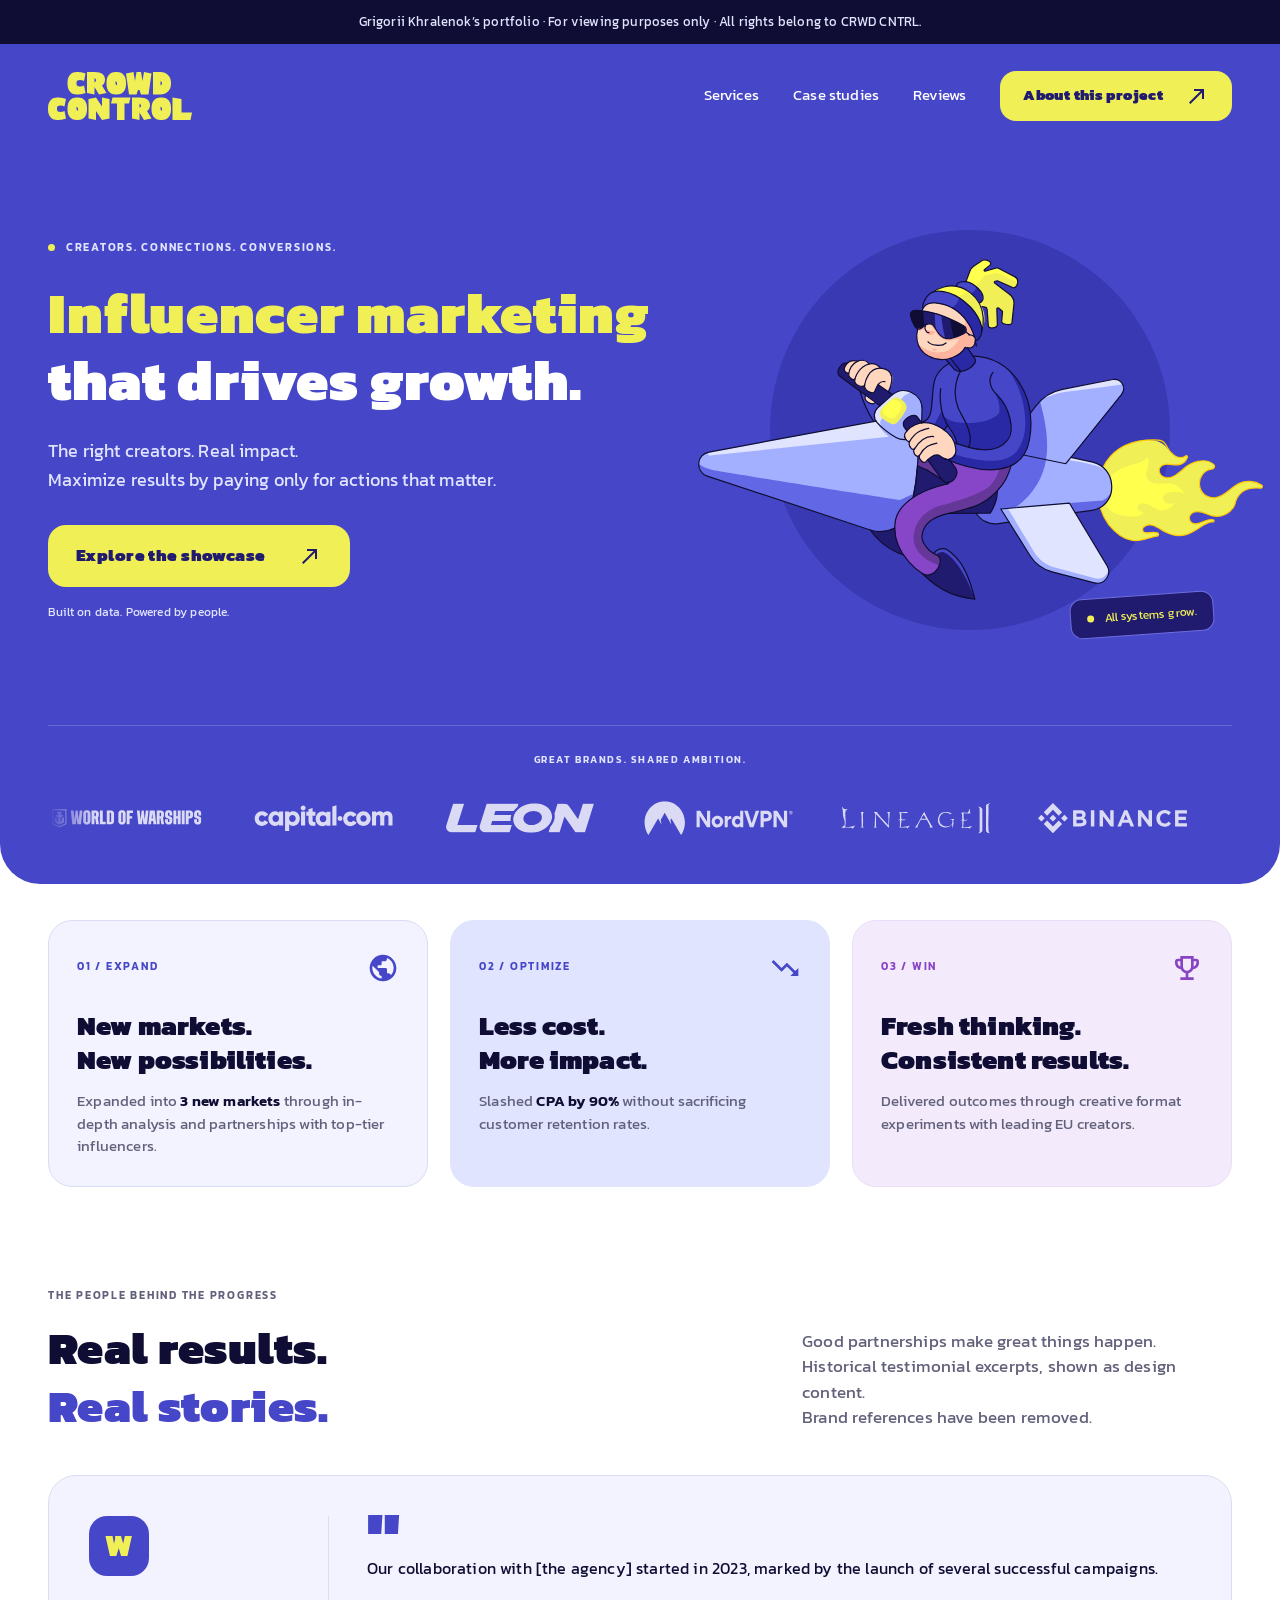
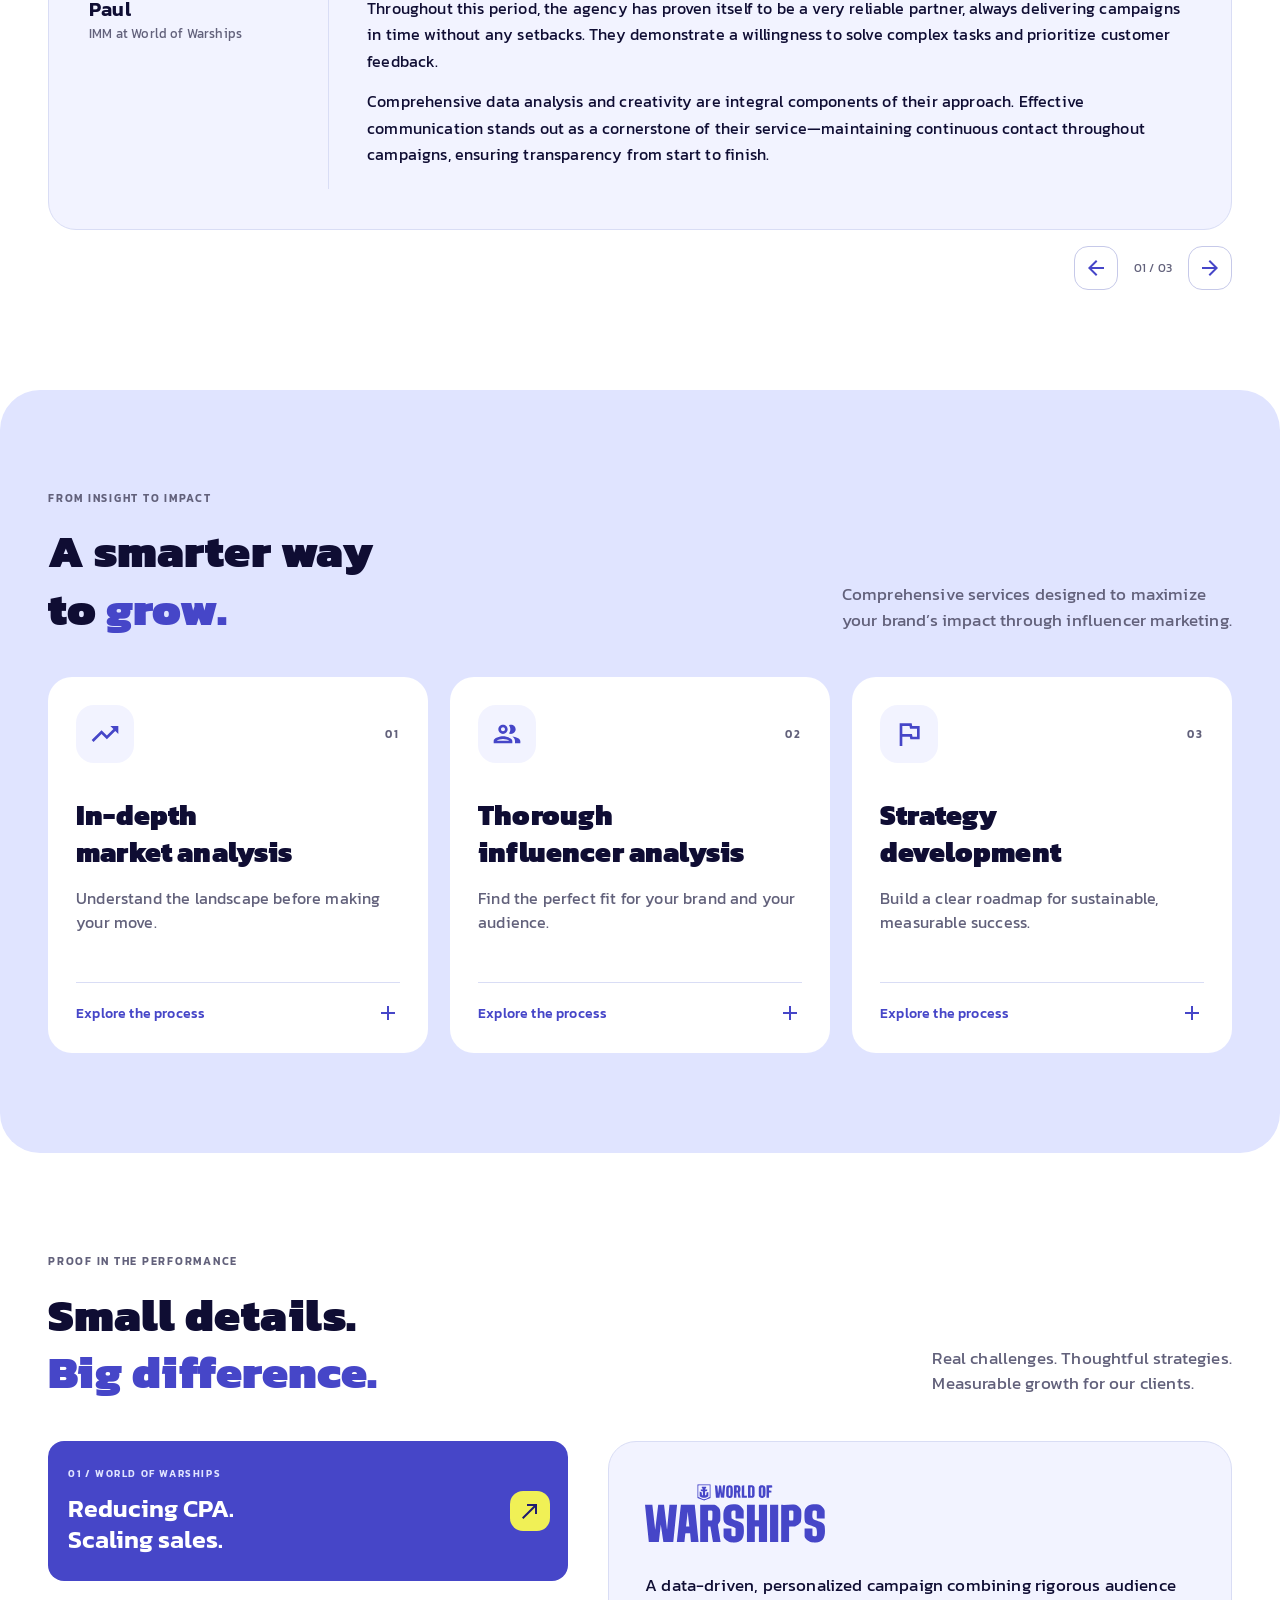
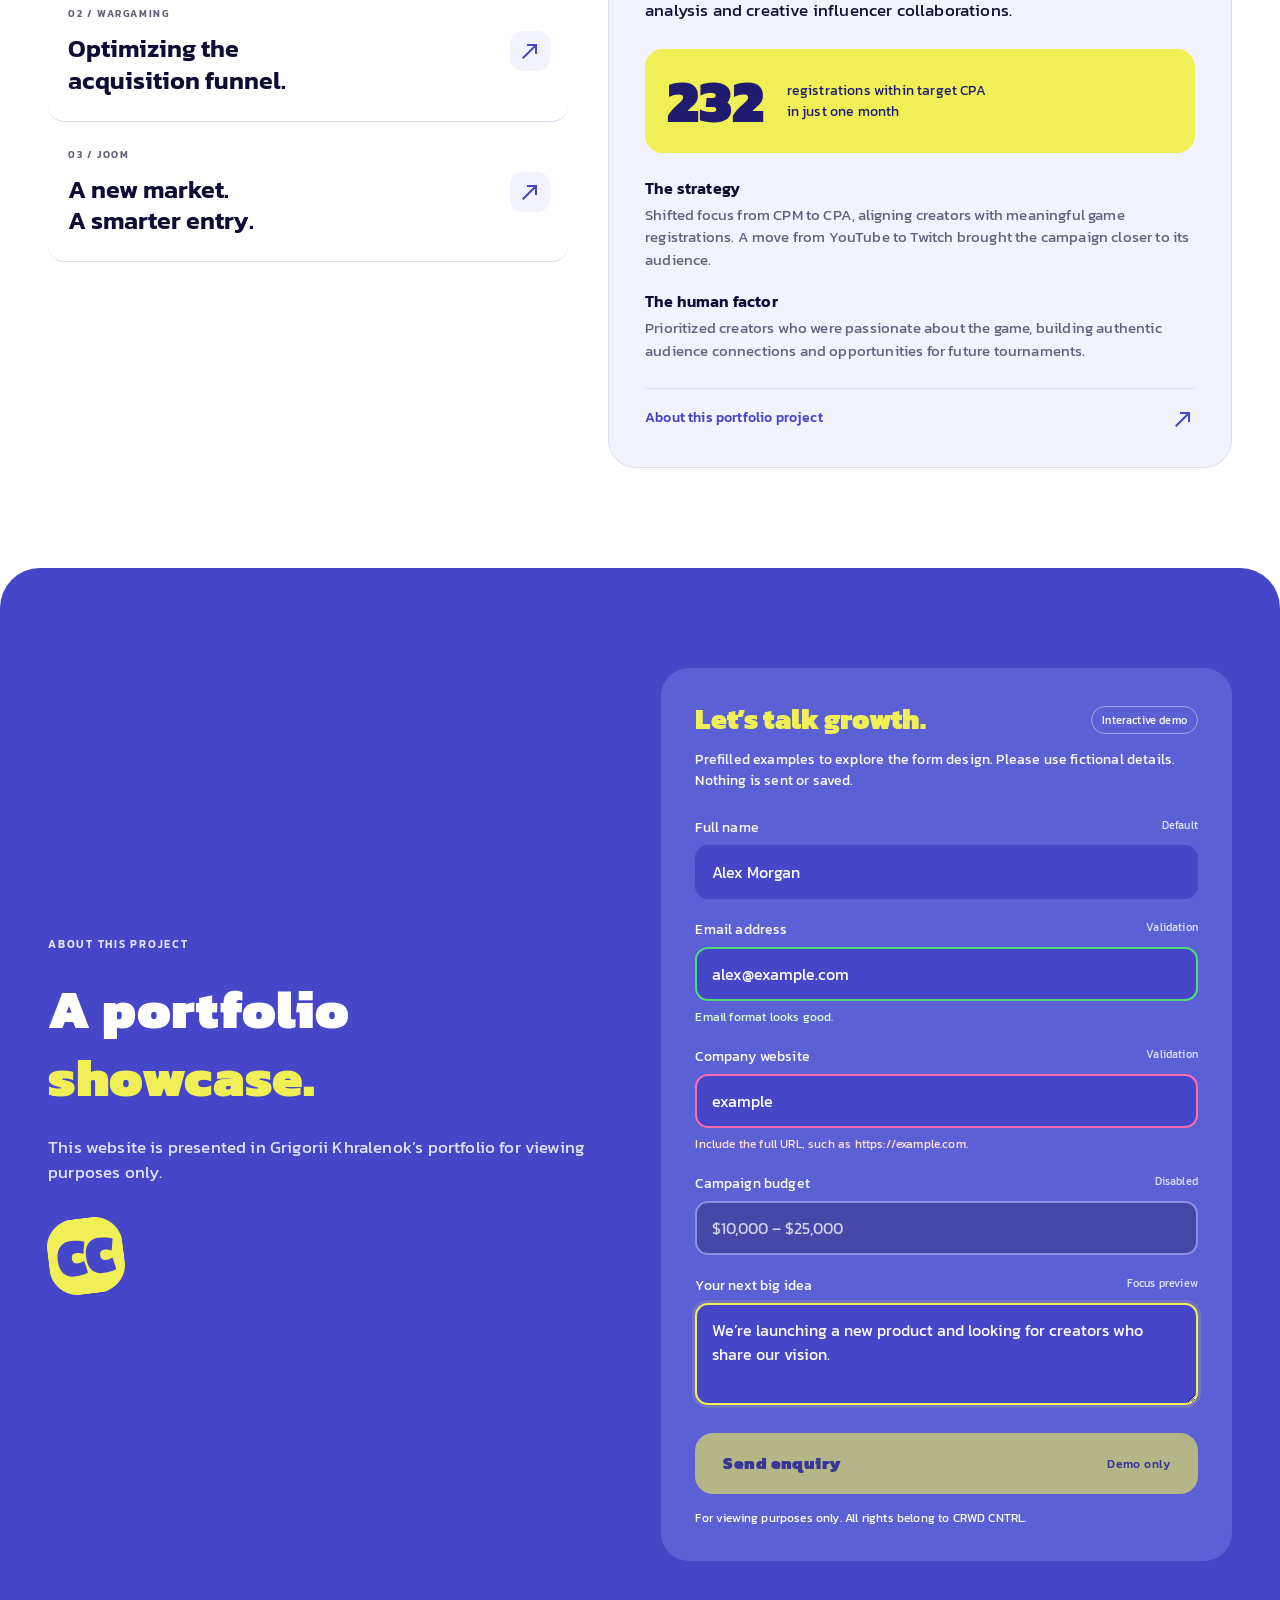
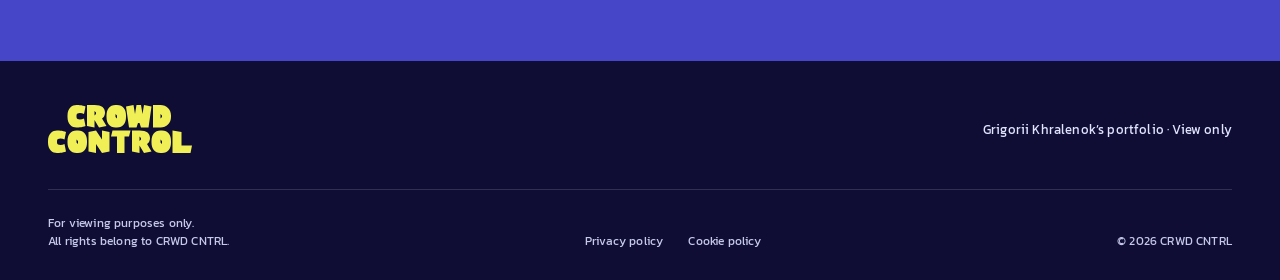
<file: index.html>
<!doctype html>
<html lang="en">

<head>
    <meta charset="utf-8">
    <meta name="viewport" content="width=device-width, initial-scale=1">
    <title>Crowd Control — Grigorii Khralenok’s portfolio</title>
    <meta name="description"
        content="A view-only website showcase in Grigorii Khralenok’s portfolio. All rights belong to CRWD CNTRL.">
    <meta name="theme-color" content="#4646C8">
    <meta property="og:title" content="Crowd Control — Grigorii Khralenok’s portfolio">
    <meta property="og:description"
        content="Portfolio showcase for viewing purposes only. All rights belong to CRWD CNTRL.">
    <meta property="og:type" content="website">
    <meta property="og:site_name" content="Crowd Control">
    <meta name="twitter:card" content="summary_large_image">
    <meta property="og:image" content="assets/social-card.png">
    <link rel="icon" href="assets/favicon.svg" type="image/svg+xml">
    <link rel="stylesheet" href="assets/fonts.css">
    <link rel="stylesheet" href="styles.css">
    <script src="script.js" defer></script>
    <noscript>
        <style>
            nav {
                display: flex;
                position: static;
                flex-wrap: wrap
            }

            .menu-toggle,
            .review-controls,
            .case-selector {
                display: none
            }

            .site-header {
                flex-wrap: wrap
            }

            .review-card[hidden],
            .case-panel[hidden] {
                display: grid !important
            }

            .review-stage,
            .cases-layout {
                display: grid;
                grid-template-columns: 1fr;
                gap: 24px
            }
        </style>
    </noscript>
</head>

<body>
    <a class="skip-link" href="#main">Skip to content</a>
    <aside class="portfolio-notice">Grigorii Khralenok’s portfolio · For viewing purposes only · All rights belong to
        CRWD CNTRL.</aside>
    <header class="site-header"><a class="wordmark" href="./" aria-label="Crowd Control home"><img
                src="assets/crowd-control-logo.svg" alt="Crowd Control" width="144" height="48"></a><button
            class="menu-toggle" aria-expanded="false" aria-controls="navigation">Menu <span><svg class="material-icon"
                    viewBox="0 0 24 24" aria-hidden="true" focusable="false">
                    <path d="M0 0h24v24H0V0z" fill="none" />
                    <path d="M3 18h18v-2H3v2zm0-5h18v-2H3v2zm0-7v2h18V6H3z" />
                </svg></span></button>
        <nav id="navigation" aria-label="Main navigation"><a href="#services">Services</a><a href="#portfolio">Case
                studies</a><a href="#reviews">Reviews</a><a class="button small" href="#about-project">About this
                project <span><svg class="material-icon" viewBox="0 0 24 24" aria-hidden="true" focusable="false">
                        <rect fill="none" height="24" width="24" />
                        <path d="M9,5v2h6.59L4,18.59L5.41,20L17,8.41V15h2V5H9z" />
                    </svg></span></a></nav>
    </header>
    <main id="main">
        <section class="hero">
            <div class="container hero-grid">
                <div class="hero-copy">
                    <p class="eyebrow"><span class="status-dot"></span> Creators. Connections. Conversions.</p>
                    <h1><em>Influencer marketing</em> that drives growth.</h1>
                    <p class="intro">The right creators. Real impact.<br> Maximize results by paying only for actions
                        that matter.</p><a class="button" href="#about-project">Explore the showcase <span><svg
                                class="material-icon" viewBox="0 0 24 24" aria-hidden="true" focusable="false">
                                <rect fill="none" height="24" width="24" />
                                <path d="M9,5v2h6.59L4,18.59L5.41,20L17,8.41V15h2V5H9z" />
                            </svg></span></a>
                    <p class="hero-note">Built on data. Powered by people.</p>
                </div>
                <div class="hero-art">
                    <div class="mascot-halo" aria-hidden="true"></div><img src="assets/crowd-control-mascot.svg"
                        alt="The Crowd Control mascot flying a rocket" width="1879" height="1130"
                        fetchpriority="high"><span class="art-label"><span class="status-dot"></span> All systems
                        grow.</span>
                </div>
            </div>
            <div class="container clients">
                <p class="eyebrow">Great brands. Shared ambition.</p>
                <div class="logo-strip marquee">
                    <div class="logo-track"><img src="assets/world-of-warships.svg" alt="World of Warships" width="145"
                            height="44"><img src="assets/capital-com.svg" alt="Capital.com" width="145" height="44"><img
                            src="assets/leon.svg" alt="Leon" width="105" height="44"><img src="assets/nord-vpn.svg"
                            alt="NordVPN" width="140" height="44"><img src="assets/lineage-ii.svg" alt="Lineage II"
                            width="130" height="44"><img src="assets/binance.svg" alt="Binance" width="140" height="44">
                    </div>
                    <div class="logo-track" aria-hidden="true"><img src="assets/world-of-warships.svg" alt=""
                            width="145" height="44"><img src="assets/capital-com.svg" alt="" width="145"
                            height="44"><img src="assets/leon.svg" alt="" width="105" height="44"><img
                            src="assets/nord-vpn.svg" alt="" width="140" height="44"><img src="assets/lineage-ii.svg"
                            alt="" width="130" height="44"><img src="assets/binance.svg" alt="" width="140" height="44">
                    </div>
                </div>
            </div>
        </section>
        <section class="results container" aria-label="Our results">
            <article>
                <div class="card-top"><span class="eyebrow">01 / Expand</span><span class="line-icon"><svg
                            class="material-icon" viewBox="0 0 24 24" aria-hidden="true" focusable="false">
                            <path d="M0 0h24v24H0V0z" fill="none" />
                            <path
                                d="M12 2C6.48 2 2 6.48 2 12s4.48 10 10 10 10-4.48 10-10S17.52 2 12 2zM4 12c0-.61.08-1.21.21-1.78L8.99 15v1c0 1.1.9 2 2 2v1.93C7.06 19.43 4 16.07 4 12zm13.89 5.4c-.26-.81-1-1.4-1.9-1.4h-1v-3c0-.55-.45-1-1-1h-6v-2h2c.55 0 1-.45 1-1V7h2c1.1 0 2-.9 2-2v-.41C17.92 5.77 20 8.65 20 12c0 2.08-.81 3.98-2.11 5.4z" />
                        </svg></span></div>
                <h2>New markets.<br> New possibilities.</h2>
                <p>Expanded into <strong>3 new markets</strong> through in-depth analysis and partnerships with top-tier
                    influencers.</p>
            </article>
            <article>
                <div class="card-top"><span class="eyebrow">02 / Optimize</span><span class="line-icon"><svg
                            class="material-icon" viewBox="0 0 24 24" aria-hidden="true" focusable="false">
                            <path d="M0 0h24v24H0V0z" fill="none" />
                            <path d="M16 18l2.29-2.29-4.88-4.88-4 4L2 7.41 3.41 6l6 6 4-4 6.3 6.29L22 12v6h-6z" />
                        </svg></span></div>
                <h2>Less cost.<br> More impact.</h2>
                <p>Slashed <strong>CPA by 90%</strong> without sacrificing customer retention rates.</p>
            </article>
            <article>
                <div class="card-top"><span class="eyebrow">03 / Win</span><span class="line-icon"><svg
                            class="material-icon" viewBox="0 0 24 24" aria-hidden="true" focusable="false">
                            <rect fill="none" height="24" width="24" />
                            <path
                                d="M19,5h-2V3H7v2H5C3.9,5,3,5.9,3,7v1c0,2.55,1.92,4.63,4.39,4.94c0.63,1.5,1.98,2.63,3.61,2.96V19H7v2h10v-2h-4v-3.1 c1.63-0.33,2.98-1.46,3.61-2.96C19.08,12.63,21,10.55,21,8V7C21,5.9,20.1,5,19,5z M5,8V7h2v3.82C5.84,10.4,5,9.3,5,8z M12,14 c-1.65,0-3-1.35-3-3V5h6v6C15,12.65,13.65,14,12,14z M19,8c0,1.3-0.84,2.4-2,2.82V7h2V8z" />
                        </svg></span></div>
                <h2>Fresh thinking.<br> Consistent results.</h2>
                <p>Delivered outcomes through creative format experiments with leading EU creators.</p>
            </article>
        </section>
        <section id="reviews" class="section reviews">
            <div class="container">
                <div class="section-heading">
                    <div>
                        <p class="eyebrow">The people behind the progress</p>
                        <h2>Real results.<br> <em>Real stories.</em></h2>
                    </div>
                    <p>Good partnerships make great things happen.<br> Historical testimonial excerpts, shown as design
                        content.<br> Brand references have been removed.</p>
                </div>
                <div class="review-stage">
                    <article class="review-card" data-review>
                        <div class="review-person">
                            <div class="review-brand">W</div><strong>Paul</strong><span>IMM at World of Warships</span>
                        </div>
                        <div class="quote-area"><span class="quote-mark" aria-hidden="true">"</span>
                            <blockquote>
                                <p>Our collaboration with [the agency] started in 2023, marked by the launch of several
                                    successful campaigns.</p>
                                <p>Throughout this period, the agency has proven itself to be a very reliable partner,
                                    always delivering campaigns in time without any setbacks. They demonstrate a
                                    willingness to solve complex tasks and prioritize customer feedback.</p>
                                <p>Comprehensive data analysis and creativity are integral components of their approach.
                                    Effective communication stands out as a cornerstone of their service—maintaining
                                    continuous contact throughout campaigns, ensuring transparency from start to finish.
                                </p>
                            </blockquote>
                        </div>
                    </article>
                    <article class="review-card" data-review hidden>
                        <div class="review-person">
                            <div class="review-brand">L</div><strong>Liza</strong><span>IMM at LeonBet</span>
                        </div>
                        <div class="quote-area"><span class="quote-mark" aria-hidden="true">"</span>
                            <blockquote>
                                <p>We’ve been working with [the agency] since spring 2023, and the experience has been
                                    exceptional. Their structured and transparent approach ensures clear processes and
                                    no surprises in results.</p>
                                <p>The team consistently provides detailed analytics, requests relevant data, and offers
                                    fresh ideas for integrations and tests. Their dedication and attention to detail
                                    make them a very reliable partner.</p>
                            </blockquote>
                        </div>
                    </article>
                    <article class="review-card" data-review hidden>
                        <div class="review-person">
                            <div class="review-brand">C</div><strong>Vicky</strong><span>IMM at capital.com</span>
                        </div>
                        <div class="quote-area"><span class="quote-mark" aria-hidden="true">"</span>
                            <blockquote>
                                <p>Working with [the agency’s] team has been a seamless experience. Their
                                    well-structured processes, user-friendly analytics, and precise timelines made
                                    collaboration effortless.</p>
                                <p>Despite our strict compliance requirements, all integrations were launched on time
                                    and achieved the promised predicted views. The team’s excellent coordination with
                                    influencers minimized risks and ensured smooth execution. Agency truly stands out as
                                    a reliable and professional partner</p>
                            </blockquote>
                        </div>
                    </article>
                </div>
                <div class="review-controls"><button id="review-prev" class="circle-button"
                        aria-label="Previous review"><svg class="material-icon" viewBox="0 0 24 24" aria-hidden="true"
                            focusable="false">
                            <path d="M0 0h24v24H0V0z" fill="none" />
                            <path d="M20 11H7.83l5.59-5.59L12 4l-8 8 8 8 1.41-1.41L7.83 13H20v-2z" />
                        </svg></button><span id="review-count" aria-live="polite">01 / 03</span><button id="review-next"
                        class="circle-button" aria-label="Next review"><svg class="material-icon" viewBox="0 0 24 24"
                            aria-hidden="true" focusable="false">
                            <path d="M0 0h24v24H0V0z" fill="none" />
                            <path d="M12 4l-1.41 1.41L16.17 11H4v2h12.17l-5.58 5.59L12 20l8-8-8-8z" />
                        </svg></button></div>
            </div>
        </section>
        <section id="services" class="section services">
            <div class="container">
                <div class="section-heading">
                    <div>
                        <p class="eyebrow">From insight to impact</p>
                        <h2>A smarter way<br> to <em>grow.</em></h2>
                    </div>
                    <p>Comprehensive services designed to maximize<br> your brand’s impact through influencer marketing.
                    </p>
                </div>
                <div class="service-grid">
                    <article class="service-card">
                        <div class="card-top"><span class="service-icon"><svg class="material-icon" viewBox="0 0 24 24"
                                    aria-hidden="true" focusable="false">
                                    <path d="M0 0h24v24H0V0z" fill="none" />
                                    <path
                                        d="M16 6l2.29 2.29-4.88 4.88-4-4L2 16.59 3.41 18l6-6 4 4 6.3-6.29L22 12V6h-6z" />
                                </svg></span><span class="eyebrow">01</span></div>
                        <h3>In-depth<br> market analysis</h3>
                        <p>Understand the landscape before making your move.</p>
                        <details name="services">
                            <summary>Explore the process <span><svg class="material-icon" viewBox="0 0 24 24"
                                        aria-hidden="true" focusable="false">
                                        <path d="M0 0h24v24H0V0z" fill="none" />
                                        <path d="M19 13h-6v6h-2v-6H5v-2h6V5h2v6h6v2z" />
                                    </svg></span></summary>
                            <ul>
                                <li>Assess the volume and relevance of target influencers.</li>
                                <li>Analyze content trends and advertising integrations from the past 30 days.</li>
                                <li>Compare placement costs and prioritize creators by influence and ROI.</li>
                            </ul>
                        </details>
                    </article>
                    <article class="service-card">
                        <div class="card-top"><span class="service-icon"><svg class="material-icon" viewBox="0 0 24 24"
                                    aria-hidden="true" focusable="false">
                                    <path d="M0 0h24v24H0V0z" fill="none" />
                                    <path
                                        d="M9 13.75c-2.34 0-7 1.17-7 3.5V19h14v-1.75c0-2.33-4.66-3.5-7-3.5zM4.34 17c.84-.58 2.87-1.25 4.66-1.25s3.82.67 4.66 1.25H4.34zM9 12c1.93 0 3.5-1.57 3.5-3.5S10.93 5 9 5 5.5 6.57 5.5 8.5 7.07 12 9 12zm0-5c.83 0 1.5.67 1.5 1.5S9.83 10 9 10s-1.5-.67-1.5-1.5S8.17 7 9 7zm7.04 6.81c1.16.84 1.96 1.96 1.96 3.44V19h4v-1.75c0-2.02-3.5-3.17-5.96-3.44zM15 12c1.93 0 3.5-1.57 3.5-3.5S16.93 5 15 5c-.54 0-1.04.13-1.5.35.63.89 1 1.98 1 3.15s-.37 2.26-1 3.15c.46.22.96.35 1.5.35z" />
                                </svg></span><span class="eyebrow">02</span></div>
                        <h3>Thorough<br> influencer analysis</h3>
                        <p>Find the perfect fit for your brand and your audience.</p>
                        <details name="services">
                            <summary>Explore the process <span><svg class="material-icon" viewBox="0 0 24 24"
                                        aria-hidden="true" focusable="false">
                                        <path d="M0 0h24v24H0V0z" fill="none" />
                                        <path d="M19 13h-6v6h-2v-6H5v-2h6V5h2v6h6v2z" />
                                    </svg></span></summary>
                            <ul>
                                <li>Match creators to your audience’s demographics and interests.</li>
                                <li>Collect pricing data and analyze video content in depth.</li>
                                <li>Collaborate on content plans that align with your product’s story.</li>
                            </ul>
                        </details>
                    </article>
                    <article class="service-card">
                        <div class="card-top"><span class="service-icon"><svg class="material-icon" viewBox="0 0 24 24"
                                    aria-hidden="true" focusable="false">
                                    <path d="M0 0h24v24H0V0z" fill="none" />
                                    <path
                                        d="M12.36 6l.4 2H18v6h-3.36l-.4-2H7V6h5.36M14 4H5v17h2v-7h5.6l.4 2h7V6h-5.6L14 4z" />
                                </svg></span><span class="eyebrow">03</span></div>
                        <h3>Strategy<br> development</h3>
                        <p>Build a clear roadmap for sustainable, measurable success.</p>
                        <details name="services">
                            <summary>Explore the process <span><svg class="material-icon" viewBox="0 0 24 24"
                                        aria-hidden="true" focusable="false">
                                        <path d="M0 0h24v24H0V0z" fill="none" />
                                        <path d="M19 13h-6v6h-2v-6H5v-2h6V5h2v6h6v2z" />
                                    </svg></span></summary>
                            <ul>
                                <li>Develop precise audience segmentation and communication strategies.</li>
                                <li>Tailor partnership terms to your unit economics: CPA, hybrid models, or performance
                                    incentives.</li>
                                <li>Create a step-by-step campaign execution plan.</li>
                            </ul>
                        </details>
                    </article>
                </div>
            </div>
        </section>
        <section id="portfolio" class="section cases">
            <div class="container">
                <div class="section-heading">
                    <div>
                        <p class="eyebrow">Proof in the performance</p>
                        <h2>Small details.<br> <em>Big difference.</em></h2>
                    </div>
                    <p>Real challenges. Thoughtful strategies.<br> Measurable growth for our clients.</p>
                </div>
                <div class="cases-layout">
                    <div class="case-selector" role="tablist" aria-label="Case studies" aria-orientation="vertical">
                        <button class="case-tab active" id="case-tab-0" role="tab" aria-selected="true"
                            aria-controls="case-panel-0" data-case="0"><span class="eyebrow">01 / World of
                                Warships</span><span>Reducing CPA.<br> Scaling sales.</span><b><svg
                                    class="material-icon" viewBox="0 0 24 24" aria-hidden="true" focusable="false">
                                    <rect fill="none" height="24" width="24" />
                                    <path d="M9,5v2h6.59L4,18.59L5.41,20L17,8.41V15h2V5H9z" />
                                </svg></b></button><button class="case-tab" id="case-tab-1" role="tab"
                            aria-selected="false" aria-controls="case-panel-1" tabindex="-1" data-case="1"><span
                                class="eyebrow">02 / Wargaming</span><span>Optimizing the<br> acquisition
                                funnel.</span><b><svg class="material-icon" viewBox="0 0 24 24" aria-hidden="true"
                                    focusable="false">
                                    <rect fill="none" height="24" width="24" />
                                    <path d="M9,5v2h6.59L4,18.59L5.41,20L17,8.41V15h2V5H9z" />
                                </svg></b></button><button class="case-tab" id="case-tab-2" role="tab"
                            aria-selected="false" aria-controls="case-panel-2" tabindex="-1" data-case="2"><span
                                class="eyebrow">03 / Joom</span><span>A new market.<br> A smarter entry.</span><b><svg
                                    class="material-icon" viewBox="0 0 24 24" aria-hidden="true" focusable="false">
                                    <rect fill="none" height="24" width="24" />
                                    <path d="M9,5v2h6.59L4,18.59L5.41,20L17,8.41V15h2V5H9z" />
                                </svg></b></button></div>
                    <article id="case-panel-0" class="case-panel" role="tabpanel" aria-labelledby="case-tab-0"
                        tabindex="0"><img class="case-logo" src="assets/world-of-warships-fu.svg"
                            alt="World of Warships" width="180" height="70">
                        <div class="case-content">
                            <p class="case-lead">A data-driven, personalized campaign combining rigorous audience
                                analysis and creative influencer collaborations.</p>
                            <div class="case-stat"><strong>232</strong><span>registrations within target CPA<br> in just
                                    one month</span></div>
                            <h3>The strategy</h3>
                            <p>Shifted focus from CPM to CPA, aligning creators with meaningful game registrations. A
                                move from YouTube to Twitch brought the campaign closer to its audience.</p>
                            <h3>The human factor</h3>
                            <p>Prioritized creators who were passionate about the game, building authentic audience
                                connections and opportunities for future tournaments.</p>
                        </div><a class="text-link" href="#about-project">About this portfolio project <span><svg
                                    class="material-icon" viewBox="0 0 24 24" aria-hidden="true" focusable="false">
                                    <rect fill="none" height="24" width="24" />
                                    <path d="M9,5v2h6.59L4,18.59L5.41,20L17,8.41V15h2V5H9z" />
                                </svg></span></a>
                    </article>
                    <article id="case-panel-1" class="case-panel" role="tabpanel" aria-labelledby="case-tab-1"
                        tabindex="0" hidden><img class="case-logo" src="assets/wargaming-full.svg" alt="Wargaming"
                            width="180" height="70">
                        <div class="case-content">
                            <p class="case-lead">Comprehensive growth hypothesis testing, from communication style to
                                landing page optimization, with a focus on gamification.</p>
                            <h3>A/B testing</h3>
                            <p>Iterated advertising integration concepts and registration page elements to optimize
                                conversion rates.</p>
                            <h3>Gamification</h3>
                            <p>Introduced competition mechanics, community engagement, and measurable goals for
                                influencers, including creators with active Discord communities.</p>
                            <h3>Community activation</h3>
                            <p>Developed prize giveaways and progress bars to drive sustained community engagement.</p>
                        </div><a class="text-link" href="#about-project">About this portfolio project <span><svg
                                    class="material-icon" viewBox="0 0 24 24" aria-hidden="true" focusable="false">
                                    <rect fill="none" height="24" width="24" />
                                    <path d="M9,5v2h6.59L4,18.59L5.41,20L17,8.41V15h2V5H9z" />
                                </svg></span></a>
                    </article>
                    <article id="case-panel-2" class="case-panel" role="tabpanel" aria-labelledby="case-tab-2"
                        tabindex="0" hidden><img class="case-logo" src="assets/joom-full.svg" alt="Joom" width="180"
                            height="70">
                        <div class="case-content">
                            <p class="case-lead">Advanced analytics and strategic insights to identify and engage
                                influencers for the Mercado Livre market.</p>
                            <h3>Semantic search</h3>
                            <p>Identified influencers discussing sales on Mercado Livre through their bios and video
                                descriptions.</p>
                            <h3>Content matching</h3>
                            <p>Evaluated video topics, calculated thematic relevance, and prioritized influencers based
                                on pricing and engagement.</p>
                            <h3>Sentiment analysis</h3>
                            <p>Analyzed audience comments to refine influencer recommendations.</p>
                            <h3>Custom content strategy</h3>
                            <p>Tailored approaches to each creator’s niche, from affiliate marketing to motivational
                                content and common market pain points.</p>
                        </div><a class="text-link" href="#about-project">About this portfolio project <span><svg
                                    class="material-icon" viewBox="0 0 24 24" aria-hidden="true" focusable="false">
                                    <rect fill="none" height="24" width="24" />
                                    <path d="M9,5v2h6.59L4,18.59L5.41,20L17,8.41V15h2V5H9z" />
                                </svg></span></a>
                    </article>
                </div>
            </div>
        </section>
        <section id="about-project" class="contact section">
            <div class="container contact-grid">
                <div class="contact-copy">
                    <p class="eyebrow">About this project</p>
                    <h2>A portfolio<br> <em>showcase.</em></h2>
                    <p>This website is presented in Grigorii Khralenok’s portfolio for viewing purposes only.</p><img
                        class="contact-mark" src="assets/favicon.svg" alt="" width="80" height="80">
                </div>
                <div class="demo-form" role="group" aria-labelledby="demo-form-title" aria-describedby="demo-form-note">
                    <div class="demo-form-heading">
                        <h3 id="demo-form-title">Let’s talk growth.</h3><span class="demo-badge">Interactive demo</span>
                    </div>
                    <p class="form-intro" id="demo-form-note">Prefilled examples to explore the form design. Please use
                        fictional details. Nothing is sent or saved.</p>
                    <div class="demo-field"><label for="demo-name">Full name <span
                                class="field-state">Default</span></label><input id="demo-name" type="text"
                            value="Alex Morgan" autocomplete="off"></div>
                    <div class="demo-field validated-field"><label for="demo-email">Email address <span
                                class="field-state">Validation</span></label><input id="demo-email" type="email"
                            value="alex@example.com" required autocomplete="off" aria-describedby="demo-email-help">
                        <p class="field-help" id="demo-email-help"><span class="valid-help">Email format looks
                                good.</span><span class="invalid-help">Enter an email address, such as
                                alex@example.com.</span></p>
                    </div>
                    <div class="demo-field validated-field"><label for="demo-website">Company website <span
                                class="field-state">Validation</span></label><input id="demo-website" type="url"
                            value="example" required autocomplete="off" aria-describedby="demo-website-help">
                        <p class="field-help" id="demo-website-help"><span class="invalid-help">Include the full URL,
                                such as https://example.com.</span><span class="valid-help">Website format looks
                                good.</span></p>
                    </div>
                    <div class="demo-field"><label for="demo-budget">Campaign budget <span
                                class="field-state">Disabled</span></label><input id="demo-budget" type="text"
                            value="$10,000 – $25,000" disabled></div>
                    <div class="demo-field"><label for="demo-message">Your next big idea <span class="field-state">Focus
                                preview</span></label><textarea id="demo-message" class="focus-preview" rows="3"
                            autocomplete="off">We’re launching a new product and looking for creators who share our vision.</textarea>
                    </div>
                    <button class="button demo-submit" type="button" disabled>Send enquiry <span>Demo
                            only</span></button>
                    <p class="form-note">For viewing purposes only. All rights belong to CRWD CNTRL.</p>
                </div>
            </div>
        </section>
    </main>
    <footer>
        <div class="container">
            <div class="footer-top"><a class="wordmark" href="./"><img src="assets/crowd-control-logo.svg"
                        alt="Crowd Control" width="144" height="48"></a>
                <p>Grigorii Khralenok’s portfolio · View only</p>
            </div>
            <div class="footer-bottom">
                <p>For viewing purposes only.<br>All rights belong to CRWD CNTRL.</p>
                <div><a href="/">Privacy policy</a><a href="/">Cookie policy</a></div>
                <p>© <span id="year">2026</span> CRWD CNTRL</p>
            </div>
        </div>
    </footer>
</body>

</html>
</file>
<file: assets/fonts.css>
@font-face {
  font-family: 'Kanit';
  font-style: normal;
  font-weight: 300;
  font-display: swap;
  src: url(./font-0.ttf) format('truetype');
}
@font-face {
  font-family: 'Kanit';
  font-style: normal;
  font-weight: 400;
  font-display: swap;
  src: url(./font-1.ttf) format('truetype');
}
@font-face {
  font-family: 'Kanit';
  font-style: normal;
  font-weight: 500;
  font-display: swap;
  src: url(./font-2.ttf) format('truetype');
}
@font-face {
  font-family: 'Kanit';
  font-style: normal;
  font-weight: 600;
  font-display: swap;
  src: url(./font-3.ttf) format('truetype');
}
@font-face {
  font-family: 'Kanit';
  font-style: normal;
  font-weight: 900;
  font-display: swap;
  src: url(./kanit-black.ttf) format('truetype');
}
</file>
<file: styles.css>
:root {
  --accent: #f0f056;
  --brand: #4646c8;
  --brand-dark: #201b6f;
  --ink: #0f0d33;
  --muted: #62617b;
  --paper: #ffffff;
  --wash: #f2f3ff;
  --lavender: #e0e4ff;
  --line: #d9ddf5;
  --purple: #8944c4;
  --on-brand: #e0e4ff;
  --surface-brand: #5c60d5;
}

* {
  box-sizing: border-box;
}

html {
  scroll-behavior: smooth;
  scroll-padding-top: 32px;
}

body {
  margin: 0;
  background: var(--paper);
  color: var(--ink);
  font: 400 17px/1.5 'Kanit', Arial, sans-serif;
  letter-spacing: .01em;
}

a {
  color: inherit;
  text-decoration: none;
}

button,
input,
textarea {
  font: inherit;
}

button,
a,
input,
textarea,
summary {
  -webkit-tap-highlight-color: transparent;
}

button,
summary {
  cursor: pointer;
}

button {
  color: inherit;
}

a:focus-visible,
button:focus-visible,
input:focus-visible,
textarea:focus-visible,
summary:focus-visible,
[tabindex]:focus-visible {
  outline: 3px solid var(--brand);
  outline-offset: 5px;
}

.site-header :focus-visible,
.hero :focus-visible,
.contact :focus-visible,
footer :focus-visible {
  outline-color: var(--accent);
}

img {
  max-width: 100%;
  display: block;
}

h1,
h2,
h3,
p {
  margin: 0;
}

h1,
h2,
h3 {
  font-weight: 900;
  line-height: 1.25;
}

em {
  color: var(--brand);
  font-style: normal;
}

.container {
  width: min(1200px, calc(100% - 96px));
  margin: auto;
}

.section {
  padding: 100px 0;
}

.eyebrow {
  font-size: 11px;
  font-weight: 600;
  text-transform: uppercase;
  letter-spacing: .16em;
}

.site-header {
  min-height: 104px;
  display: flex;
  align-items: center;
  justify-content: space-between;
  gap: 24px;
  padding: 24px 48px;
  color: white;
  background: var(--brand);
}

.wordmark {
  display: inline-flex;
  flex-shrink: 0;
}

.wordmark img {
  width: 144px;
  height: 48px;
}

nav {
  display: flex;
  align-items: center;
  gap: 34px;
  font-size: 15px;
}

nav>a:not(.button):hover {
  color: var(--accent);
}

.button {
  display: inline-flex;
  align-items: center;
  justify-content: space-between;
  gap: 32px;
  background: var(--accent);
  color: var(--brand-dark);
  padding: 16px 26px;
  border: 2px solid transparent;
  border-radius: 18px;
  font-size: 17px;
  font-weight: 900;
  letter-spacing: .025em;
  transition: background .2s, transform .2s;
}

.button:hover {
  background: #dcdc49;
  transform: translateY(-2px);
}

.button:active {
  background: #ffff4d;
  transform: translateY(0);
}

.button span {
  font-size: 23px;
  font-weight: 500;
  line-height: 1;
}

.button.small {
  padding: 11px 21px;
  gap: 22px;
  font-size: 15px;
  border-radius: 16px;
}

.menu-toggle {
  display: none;
}

.hero {
  background: var(--brand);
  color: white;
  padding: 52px 0 38px;
  border-radius: 0 0 40px 40px;
  overflow: hidden;
}

.hero-grid {
  display: grid;
  grid-template-columns: 1.2fr 1fr;
  align-items: center;
  gap: 32px;
  min-height: 460px;
}

.hero-copy {
  position: relative;
  z-index: 1;
}

.hero .eyebrow {
  color: var(--on-brand);
}

.status-dot {
  display: inline-block;
  width: 7px;
  height: 7px;
  background: var(--accent);
  border-radius: 50%;
  margin-right: 7px;
}

.hero h1 {
  font-size: clamp(44px, 4.45vw, 64px);
  line-height: 1.18;
  letter-spacing: .015em;
  margin: 24px 0;
  max-width: 700px;
}

.hero h1 em {
  color: var(--accent);
  display: block;
}

.intro {
  font-size: 18px;
  line-height: 1.6;
  color: var(--on-brand);
  margin: 0 0 30px;
  max-width: 520px;
}

.hero-note {
  font-size: 12px;
  color: var(--on-brand);
  margin-top: 16px;
}

.hero-art {
  position: relative;
  isolation: isolate;
  min-width: 0;
  display: grid;
  align-items: center;
  height: 430px;
}

.mascot-halo {
  position: absolute;
  width: 400px;
  max-width: 100%;
  aspect-ratio: 1;
  border-radius: 50%;
  background: #3939b4;
  justify-self: center;
  z-index: -1;
}

.hero-art>img {
  position: relative;
  width: 108%;
  max-width: none;
  height: auto;
  margin-left: -2%;
}

.art-label {
  position: absolute;
  bottom: 10px;
  right: 18px;
  background: var(--brand-dark);
  color: var(--accent);
  padding: 10px 16px;
  border: 1px solid #6e6dde;
  border-radius: 12px;
  font-size: 12px;
  transform: rotate(-4deg);
}

.clients {
  margin-top: 65px;
  padding-top: 26px;
  border-top: 1px solid #ffffff30;
}

.clients>.eyebrow {
  text-align: center;
  font-size: 10px;
}

.logo-strip {
  display: flex;
  justify-content: space-between;
  align-items: center;
  gap: 34px;
  margin-top: 25px;
}

.logo-strip img {
  object-fit: contain;
  max-width: 14%;
  height: 38px;
  filter: brightness(0) invert(1);
  opacity: .8;
}

.results {
  display: grid;
  grid-template-columns: repeat(3, minmax(0, 1fr));
  gap: 22px;
  margin-top: 36px;
}

.results article {
  background: var(--wash);
  border: 1px solid var(--line);
  border-radius: 24px;
  padding: 28px;
}

.results article:nth-child(2) {
  background: var(--lavender);
  border-color: var(--lavender);
}

.results article:nth-child(3) {
  background: #f3eafb;
  border-color: #ecdcf8;
}

.card-top {
  display: flex;
  align-items: center;
  justify-content: space-between;
  gap: 16px;
}

.results .eyebrow {
  color: var(--brand);
}

.line-icon {
  font-size: 32px;
  color: var(--brand);
  line-height: 1;
}

.results article:nth-child(3) .line-icon,
.results article:nth-child(3) .eyebrow {
  color: var(--purple);
}

.results h2 {
  font-size: 27px;
  margin: 25px 0 14px;
  line-height: 1.25;
}

.results p {
  color: var(--muted);
  font-size: 15px;
}

.results strong {
  color: var(--ink);
  font-weight: 600;
}

.section-heading {
  display: flex;
  align-items: flex-end;
  justify-content: space-between;
  gap: 40px;
  margin-bottom: 40px;
}

.section-heading .eyebrow {
  margin-bottom: 16px;
  color: var(--muted);
}

.section-heading h2,
.contact h2 {
  font-size: clamp(38px, 3.6vw, 48px);
  line-height: 1.25;
  letter-spacing: .01em;
}

.section-heading>p {
  font-size: 17px;
  color: var(--muted);
  max-width: 430px;
  padding-bottom: 4px;
}

.review-card {
  background: var(--wash);
  border: 1px solid var(--line);
  border-radius: 28px;
  display: grid;
  grid-template-columns: 240px 1fr;
  padding: 40px;
  gap: 38px;
  min-height: 355px;
}

.review-person {
  display: flex;
  flex-direction: column;
  border-right: 1px solid var(--line);
  padding-right: 30px;
}

.review-brand {
  width: 60px;
  height: 60px;
  border-radius: 18px;
  background: var(--brand);
  color: var(--accent);
  display: grid;
  place-items: center;
  font-weight: 900;
  font-size: 30px;
  margin-bottom: 18px;
}

.review-person>strong {
  font-weight: 600;
  font-size: 20px;
}

.review-person>span {
  font-size: 13px;
  color: var(--muted);
}

.review-controls {
  display: flex;
  align-items: center;
  gap: 16px;
  margin-top: auto;
  padding-top: 25px;
}

.review-controls>span {
  font-size: 12px;
  color: var(--muted);
  white-space: nowrap;
}

.circle-button {
  display: grid;
  place-items: center;
  background: white;
  border: 1px solid #c6c9e9;
  border-radius: 14px;
  height: 44px;
  width: 44px;
  line-height: 1;
  color: var(--brand);
}

.circle-button:hover {
  background: var(--brand);
  border-color: var(--brand);
  color: var(--accent);
}

.quote-area {
  position: relative;
  padding-top: 24px;
}

.quote-mark {
  font-size: 74px;
  font-weight: 900;
  color: var(--brand);
  line-height: 1;
  position: absolute;
  top: -16px;
  left: 0;
}

blockquote {
  margin: 15px 0 0;
  font-size: 16px;
  line-height: 1.65;
}

blockquote p+p {
  margin-top: 14px;
}

.services {
  background: var(--lavender);
  border-radius: 40px;
}

.service-grid {
  display: grid;
  grid-template-columns: repeat(3, minmax(0, 1fr));
  gap: 22px;
}

.service-card {
  background: var(--paper);
  border-radius: 24px;
  padding: 28px;
  align-self: start;
  min-width: 0;
}

.service-card .card-top>.eyebrow {
  color: var(--muted);
}

.service-icon {
  display: grid;
  place-items: center;
  width: 58px;
  height: 58px;
  background: var(--wash);
  border-radius: 18px;
  color: var(--brand);
}

.service-icon svg {
  width: 32px;
  height: 32px;
}

.service-card h3 {
  font-size: 28px;
  margin: 34px 0 16px;
  line-height: 1.3;
}

.service-card>p {
  font-size: 16px;
  color: var(--muted);
  min-height: 72px;
}

details {
  margin-top: 24px;
  border-top: 1px solid var(--line);
  font-size: 14px;
}

summary {
  list-style: none;
  display: flex;
  justify-content: space-between;
  align-items: center;
  padding-top: 18px;
  font-weight: 500;
  color: var(--brand);
}

summary::-webkit-details-marker {
  display: none;
}

summary>span {
  font-size: 24px;
}

details[open] summary>span {
  transform: rotate(45deg);
}

details ul {
  padding-left: 18px;
  color: var(--muted);
}

details li+li {
  margin-top: 10px;
}

.cases-layout {
  display: grid;
  grid-template-columns: 1fr 1.2fr;
  gap: 40px;
}

.case-selector {
  display: flex;
  flex-direction: column;
  min-width: 0;
}

.case-tab {
  background: transparent;
  border: 0;
  border-bottom: 1px solid var(--line);
  padding: 25px 60px 25px 20px;
  text-align: left;
  position: relative;
  border-radius: 16px;
  transition: background .2s;
}

.case-tab:hover {
  background: var(--wash);
}

.case-tab>.eyebrow {
  display: block;
  color: var(--muted);
  margin-bottom: 12px;
  font-size: 10px;
}

.case-tab>span:nth-child(2) {
  font-size: 25px;
  font-weight: 600;
  line-height: 1.25;
  display: block;
}

.case-tab>b {
  position: absolute;
  right: 18px;
  top: calc(50% - 20px);
  display: grid;
  place-items: center;
  width: 40px;
  height: 40px;
  background: var(--wash);
  border-radius: 13px;
  font-weight: 400;
  color: var(--brand);
}

.case-tab.active {
  background: var(--brand);
  color: white;
  border-color: transparent;
}

.case-tab.active>.eyebrow {
  color: var(--on-brand);
}

.case-tab.active>b {
  background: var(--accent);
  color: var(--brand-dark);
}

.case-panel {
  background: var(--wash);
  border: 1px solid var(--line);
  border-radius: 28px;
  padding: 36px;
  min-height: 560px;
  min-width: 0;
}

.case-panel>img {
  object-fit: contain;
  object-position: left;
  margin-bottom: 25px;
}

.case-lead {
  font-size: 17px;
}

.case-stat {
  display: flex;
  gap: 22px;
  align-items: center;
  margin: 25px 0;
  padding: 22px;
  border-radius: 18px;
  background: var(--accent);
  color: var(--brand-dark);
}

.case-stat strong {
  font-size: 60px;
  font-weight: 900;
  line-height: 1;
}

.case-stat span {
  font-size: 14px;
}

.case-panel h3 {
  font-size: 16px;
  font-weight: 600;
  margin: 20px 0 6px;
}

.case-panel h3+p {
  color: var(--muted);
  font-size: 15px;
}

.text-link {
  display: flex;
  justify-content: space-between;
  gap: 16px;
  border-top: 1px solid var(--line);
  padding-top: 18px;
  margin-top: 26px;
  font-weight: 500;
  font-size: 14px;
  color: var(--brand);
}

.text-link:hover {
  text-decoration: underline;
}

.contact {
  background: var(--brand);
  color: white;
  border-radius: 40px 40px 0 0;
}

.contact-grid {
  display: grid;
  grid-template-columns: 1fr 1.05fr;
  gap: 70px;
  align-items: center;
}

.contact-grid>* {
  min-width: 0;
}

.contact h2 {
  margin: 24px 0;
  font-size: clamp(40px, 4.2vw, 58px);
}

.contact h2 em {
  color: var(--accent);
}

.contact-copy>.eyebrow,
.contact-copy>p {
  color: var(--on-brand);
}

.contact-mark {
  width: 76px;
  height: 76px;
  margin-top: 32px;
  transform: rotate(-7deg);
}

.email-link {
  display: inline-block;
  margin-top: 24px;
  font-size: 16px;
  border-bottom: 1px solid var(--accent);
  overflow-wrap: anywhere;
}

form {
  display: flex;
  flex-direction: column;
  padding: 34px;
  background: var(--surface-brand);
  border-radius: 28px;
}

form h3 {
  color: var(--accent);
  font-size: 28px;
  margin-bottom: 10px;
}

.form-intro {
  color: white;
  font-size: 14px;
  margin-bottom: 26px;
}

label {
  font-size: 14px;
  margin-bottom: 7px;
}

label>span {
  color: var(--accent);
}

label .optional {
  color: white;
  font-weight: 300;
}

input,
textarea {
  width: 100%;
  border: 1px solid transparent;
  background: var(--brand);
  border-radius: 13px;
  padding: 13px 15px;
  color: white;
  margin-bottom: 18px;
  font-size: 16px;
}

input::placeholder,
textarea::placeholder {
  color: #d3d5ff;
  opacity: 1;
}

textarea {
  resize: vertical;
  min-height: 90px;
}

form>.button {
  margin-top: 4px;
}

.form-note {
  font-size: 12px;
  color: white;
  margin-top: 15px;
}

.form-note a {
  text-decoration: underline;
  text-underline-offset: 3px;
}

#form-status {
  font-size: 14px;
  margin-top: 10px;
}

#form-status:empty {
  display: none;
}

footer {
  background: var(--ink);
  color: var(--paper);
  padding: 44px 0 30px;
}

.footer-top {
  display: flex;
  justify-content: space-between;
  align-items: center;
  gap: 24px;
  padding-bottom: 36px;
}

.linkedin {
  font-size: 14px;
}

.linkedin>span {
  display: inline-block;
  margin-left: 15px;
  color: var(--accent);
  font-weight: 600;
}

.footer-bottom {
  border-top: 1px solid #ffffff25;
  padding-top: 24px;
  display: flex;
  justify-content: space-between;
  align-items: flex-end;
  gap: 20px;
  font-size: 12px;
  color: #c6c9eb;
}

.footer-bottom>div {
  display: flex;
  gap: 25px;
}

.footer-bottom a:hover {
  color: var(--accent);
}

.skip-link {
  position: fixed;
  top: -100px;
  left: 16px;
  background: var(--ink);
  color: white;
  padding: 12px;
  z-index: 10;
}

.skip-link:focus {
  top: 10px;
  outline-color: var(--accent);
}

.policy {
  max-width: 800px;
  margin: 70px auto;
  padding: 0 28px;
}

.policy h1 {
  font-size: 48px;
  color: var(--brand);
  margin-bottom: 20px;
}

.policy h2 {
  font-size: 26px;
  margin: 30px 0 12px;
}

.policy p {
  margin: 14px 0;
}

.policy a {
  color: var(--brand);
  text-decoration: underline;
  overflow-wrap: anywhere;
}

@media (min-width: 1600px) {
  .hero {
    padding-top: 70px;
  }

  .hero-grid {
    min-height: 500px;
  }
}

@media (max-width: 1100px) {
  .container {
    width: calc(100% - 56px);
  }

  .site-header {
    padding-right: 28px;
    padding-left: 28px;
  }

  nav {
    gap: 22px;
  }

  .hero h1 {
    font-size: 52px;
  }

  .hero-art {
    height: 370px;
  }

  .mascot-halo {
    width: 340px;
  }

  .results article,
  .service-card {
    padding: 24px;
  }

  .results h2 {
    font-size: 25px;
  }

  .section {
    padding: 75px 0;
  }

  .service-card h3 {
    font-size: 25px;
  }

  .service-card>p {
    min-height: 96px;
  }

  .contact-grid {
    gap: 36px;
  }

  .cases-layout {
    gap: 26px;
  }

  .case-panel {
    padding: 28px;
  }

  .review-card {
    grid-template-columns: 210px 1fr;
    gap: 28px;
    padding: 30px;
  }

  form {
    padding: 28px;
  }
}

@media (max-width: 800px) {
  .hero h1 {
    font-size: 44px;
  }

  .hero-art {
    height: 320px;
  }

  .mascot-halo {
    width: 280px;
  }

  .hero-grid {
    grid-template-columns: 1.25fr 1fr;
    min-height: 380px;
  }

  .hero {
    padding-top: 30px;
  }

  .results {
    gap: 14px;
  }

  .results article {
    padding: 20px;
  }

  .results h2 {
    font-size: 22px;
  }

  .service-grid {
    gap: 14px;
  }

  .service-card {
    padding: 20px;
  }

  .service-card h3 {
    font-size: 21px;
  }

  .service-card>p {
    font-size: 15px;
  }

  summary {
    font-size: 12px;
  }

  .contact-grid {
    gap: 26px;
  }

  .contact h2 {
    font-size: 40px;
  }

  .case-stat {
    padding: 18px;
    gap: 16px;
  }

  .case-stat strong {
    font-size: 48px;
  }

  .case-stat span {
    font-size: 12px;
  }
}

@media (max-width: 700px) {
  html {
    scroll-padding-top: 24px;
  }

  .container {
    width: calc(100% - 40px);
  }

  .site-header {
    min-height: 84px;
    padding: 20px;
    position: relative;
    z-index: 5;
  }

  .wordmark img {
    width: 126px;
    height: 42px;
  }

  .menu-toggle {
    display: flex;
    gap: 13px;
    align-items: center;
    background: transparent;
    color: white;
    border: 1px solid #a3b0ff;
    border-radius: 12px;
    padding: 9px 13px;
    font-size: 14px;
  }

  nav {
    display: none;
    position: absolute;
    top: 100%;
    left: 0;
    right: 0;
    background: var(--brand-dark);
    padding: 24px;
    box-shadow: 0 12px 20px #0f0d3320;
    align-items: stretch;
    gap: 20px;
  }

  nav.open {
    display: flex;
    flex-direction: column;
  }

  nav>a:not(.button) {
    padding: 6px 0;
  }

  .hero {
    padding: 28px 0;
    border-radius: 0 0 28px 28px;
  }

  .hero-grid {
    grid-template-columns: 1fr;
  }

  .hero .eyebrow {
    font-size: 9px;
    letter-spacing: .12em;
  }

  .hero h1 {
    font-size: clamp(36px, 8.8vw, 52px);
    line-height: 1.2;
    margin: 22px 0;
  }

  .intro {
    font-size: 16px;
  }

  .hero-art {
    max-width: 430px;
    width: 100%;
    margin: 22px auto 0;
    height: 300px;
  }

  .hero-art>img {
    width: 108%;
    margin-left: -4%;
  }

  .mascot-halo {
    width: 280px;
  }

  .art-label {
    bottom: 0;
    right: 8px;
    font-size: 10px;
  }

  .clients {
    margin-top: 34px;
    padding-top: 22px;
  }

  .logo-strip {
    display: grid;
    grid-template-columns: repeat(3, minmax(0, 1fr));
    gap: 22px;
  }

  .logo-strip img {
    max-width: 100%;
    width: 100%;
    height: 28px;
  }

  .results {
    grid-template-columns: 1fr;
    gap: 14px;
    margin-top: 24px;
  }

  .results article {
    padding: 24px;
  }

  .results h2 {
    font-size: 26px;
    margin-top: 18px;
  }

  .results h2 br {
    display: none;
  }

  .results p {
    max-width: 440px;
  }

  .section {
    padding: 64px 0;
  }

  .section-heading {
    display: block;
    margin-bottom: 28px;
  }

  .section-heading>p {
    margin-top: 22px;
    font-size: 16px;
  }

  .section-heading>p br {
    display: none;
  }

  .section-heading h2 {
    font-size: 38px;
  }

  .eyebrow {
    font-size: 10px;
    letter-spacing: .14em;
  }

  .review-card {
    display: block;
    padding: 26px;
    min-height: 0;
  }

  .review-person {
    display: grid;
    grid-template-columns: 50px 1fr;
    column-gap: 14px;
    border-right: 0;
    border-bottom: 1px solid var(--line);
    padding: 0 0 24px;
  }

  .review-brand {
    grid-row: 1/3;
    width: 48px;
    height: 48px;
    margin: 0;
  }

  .review-person>strong {
    font-size: 18px;
  }

  .review-controls {
    grid-column: 1/3;
    justify-content: flex-end;
    padding-top: 18px;
  }

  .quote-area {
    margin-top: 24px;
  }

  blockquote {
    font-size: 15px;
  }

  .services {
    border-radius: 28px;
  }

  .service-grid {
    grid-template-columns: 1fr;
    gap: 16px;
  }

  .service-card {
    padding: 26px;
  }

  .service-card h3 {
    margin-top: 25px;
    font-size: 28px;
  }

  .service-card h3 br {
    display: none;
  }

  .service-card>p {
    min-height: 0;
    font-size: 16px;
  }

  summary {
    font-size: 14px;
  }

  .cases-layout {
    grid-template-columns: 1fr;
    gap: 24px;
  }

  .case-tab {
    padding: 22px 65px 22px 18px;
  }

  .case-tab>span:nth-child(2) {
    font-size: 23px;
  }

  .case-tab>span:nth-child(2) br {
    display: none;
  }

  .case-panel {
    min-height: 0;
    padding: 26px;
  }

  .case-stat {
    padding: 20px;
  }

  .case-stat strong {
    font-size: 54px;
  }

  .case-stat span {
    font-size: 13px;
  }

  .contact {
    border-radius: 28px 28px 0 0;
  }

  .contact-grid {
    grid-template-columns: 1fr;
    gap: 35px;
  }

  .contact h2 {
    font-size: 43px;
  }

  .contact-mark {
    width: 60px;
    height: 60px;
    margin-top: 24px;
  }

  .email-link {
    margin-top: 20px;
  }

  form {
    padding: 26px;
  }

  .footer-top {
    padding-bottom: 26px;
  }

  .linkedin {
    font-size: 12px;
  }

  .linkedin>span {
    margin-left: 5px;
  }

  .footer-bottom {
    flex-wrap: wrap;
    align-items: flex-start;
  }

  .footer-bottom>p:first-child {
    width: 100%;
  }

  .footer-bottom>div {
    gap: 18px;
  }

  .policy {
    margin-top: 44px;
    padding: 0 20px;
  }

  .policy h1 {
    font-size: 38px;
  }
}

@media (max-width: 370px) {
  .hero h1 {
    font-size: 35px;
  }

  .hero-art {
    height: 260px;
  }

  .mascot-halo {
    width: 245px;
  }

  .service-card h3 {
    font-size: 25px;
  }

  .contact h2,
  .section-heading h2 {
    font-size: 34px;
  }

  .case-panel,
  form {
    padding: 22px;
  }

  .case-stat {
    gap: 12px;
    padding: 16px;
  }

  .case-stat strong {
    font-size: 44px;
  }

  .case-stat span {
    font-size: 12px;
  }

  form>.button {
    padding: 14px 16px;
    gap: 12px;
    font-size: 15px;
  }

  .footer-top {
    flex-wrap: wrap;
  }
}

/* Motion stays decorative: content works without JavaScript or animation. */
.hero-copy .status-dot {
  animation: beacon 2.4s ease-in-out infinite;
}

.hero-art>img {
  transform-origin: 50% 55%;
  animation: mascot-float 7s ease-in-out infinite;
}

.logo-strip.marquee {
  display: flex;
  justify-content: flex-start;
  gap: 0;
  overflow: hidden;
  padding: 8px 0;
  mask-image: linear-gradient(to right, transparent, black 4%, black 96%, transparent);
}

.logo-track {
  display: flex;
  align-items: center;
  justify-content: space-around;
  gap: 40px;
  flex: 0 0 auto;
  min-width: 100%;
  padding-right: 40px;
  animation: partners-scroll 30s linear infinite;
}

.logo-track img {
  width: 150px;
  max-width: none;
  flex-shrink: 0;
}

.logo-strip:hover .logo-track,
.clients:focus-within .logo-track {
  animation-play-state: paused;
}

.service-card,
.review-card {
  overflow: hidden;
}

summary>span {
  transition: transform .3s ease;
}

.results article {
  transition: box-shadow .25s ease;
}

.results article:hover {
  box-shadow: 0 12px 28px #201b6f12;
}

@keyframes beacon {

  0%,
  100% {
    opacity: 1;
  }

  50% {
    opacity: .25;
  }
}

@keyframes mascot-float {

  0%,
  100% {
    transform: translateY(0) rotate(-1deg) scale(1);
  }

  50% {
    transform: translateY(-12px) rotate(1.5deg) scale(1.025);
  }
}

@keyframes partners-scroll {
  to {
    transform: translateX(-100%);
  }
}

@media (max-width: 700px) {
  .logo-track {
    gap: 28px;
    padding-right: 28px;
  }

  .logo-track img {
    width: 120px;
  }
}

/* Native disclosure grouping and progressive CSS size interpolation. */
[hidden] {
  display: none !important;
}

.review-controls {
  justify-content: flex-end;
  margin-top: 16px;
  padding-top: 0;
}

.review-card:not([hidden]) .quote-area,
.review-card:not([hidden]) .review-person,
.case-panel:not([hidden]) .case-content {
  animation: content-enter .4s ease-out;
}

@keyframes content-enter {
  from {
    opacity: 0;
    transform: translateY(10px);
  }

  to {
    opacity: 1;
    transform: translateY(0);
  }
}

@supports (interpolate-size: allow-keywords) {
  .service-card details {
    interpolate-size: allow-keywords;
  }

  .service-card details::details-content {
    block-size: 0;
    overflow: clip;
    opacity: 0;
    transition: block-size .42s ease, opacity .3s ease, content-visibility .42s allow-discrete;
  }

  .service-card details[open]::details-content {
    block-size: auto;
    opacity: 1;
  }
}

/* Unsupported browsers retain visible cards without a JS polyfill. */
@supports (animation-timeline: view()) {
  .results article {
    animation: card-enter linear both;
    animation-timeline: view();
    animation-range: entry 0% entry 85%;
  }

  .results article:nth-child(2) {
    animation-range: entry 10% entry 95%;
  }

  .results article:nth-child(3) {
    animation-range: entry 20% entry 100%;
  }
}

@keyframes card-enter {
  from {
    opacity: 0;
    transform: translateY(-32px);
  }

  to {
    opacity: 1;
    transform: translateY(0);
  }
}

@media (prefers-reduced-motion: reduce) {
  html {
    scroll-behavior: auto;
  }

  .logo-track[aria-hidden="true"] {
    display: none;
  }

  .logo-strip.marquee {
    mask-image: none;
  }

  .logo-track {
    flex: 1;
    min-width: 0;
    display: grid;
    grid-template-columns: repeat(3, minmax(0, 1fr));
    gap: 24px;
    padding: 0;
  }

  .logo-track img {
    width: 100%;
    max-width: 150px;
    justify-self: center;
  }

  *,
  *::before,
  *::after {
    transition: none !important;
    animation: none !important;
  }
}

.portfolio-notice {
  padding: 12px 24px;
  text-align: center;
  background: var(--ink);
  color: var(--on-brand);
  font-size: 13px;
}

.footer-top>p {
  font-size: 13px;
  color: var(--on-brand);
}

/* Google Material Icons, outlined SVGs; inherit the existing brand colors. */
.material-icon {
  display: inline-block;
  width: 24px;
  height: 24px;
  flex-shrink: 0;
  fill: currentColor;
  vertical-align: middle;
}

.line-icon .material-icon,
.service-icon .material-icon {
  width: 32px;
  height: 32px;
}

.quote-mark .material-icon {
  width: 48px;
  height: 48px;
}

.button>span,
summary>span {
  display: inline-flex;
  align-items: center;
}

.back-link {
  display: inline-flex;
  align-items: center;
  gap: 8px;
}

/* Standalone demo controls: no form action, submit handler, or persistence. */
.demo-form {
  padding: 34px;
  background: var(--surface-brand);
  border-radius: 28px;
}

.demo-form-heading {
  display: flex;
  align-items: center;
  justify-content: space-between;
  flex-wrap: wrap;
  gap: 12px;
  margin-bottom: 12px;
}

.demo-form h3 {
  color: var(--accent);
  font-size: 28px;
}

.demo-badge {
  border: 1px solid #ffffff70;
  border-radius: 100px;
  padding: 5px 10px;
  font-size: 11px;
}

.demo-field {
  margin-bottom: 20px;
}

.demo-field label {
  display: flex;
  justify-content: space-between;
  gap: 12px;
}

.field-state {
  color: var(--on-brand);
  font-size: 11px;
  font-weight: 400;
}

.demo-field input,
.demo-field textarea {
  margin-bottom: 0;
  border-width: 2px;
  transition: border-color .2s, box-shadow .2s;
}

.demo-field input:disabled {
  background: #4548a6;
  color: #d0d2ef;
  border-color: #8d90e2;
  cursor: not-allowed;
}

.validated-field input:valid {
  border-color: rgb(80, 220, 120);
}

.validated-field input:invalid {
  border-color: rgb(255, 110, 170);
}

.field-help {
  font-size: 12px;
  margin-top: 7px;
}

.valid-help {
  color: #d8ffda;
}

.invalid-help {
  color: #ffe3db;
}

.validated-field:has(input:valid) .invalid-help,
.validated-field:has(input:invalid) .valid-help {
  display: none;
}

.demo-field .focus-preview {
  border-color: var(--accent);
  box-shadow: 0 0 0 3px #f0f05625;
}

.demo-field input:focus,
.demo-field textarea:focus {
  outline: 2px solid var(--accent);
  outline-offset: 3px;
}

.demo-submit {
  width: 100%;
  opacity: .6;
  cursor: not-allowed;
}

.demo-submit:hover,
.demo-submit:active {
  background: var(--accent);
  transform: none;
}

.demo-submit span {
  font-size: 12px;
  font-weight: 500;
}

@media (max-width: 700px) {
  .demo-form {
    padding: 24px;
  }

  .demo-form h3 {
    font-size: 26px;
  }
}
</file>
